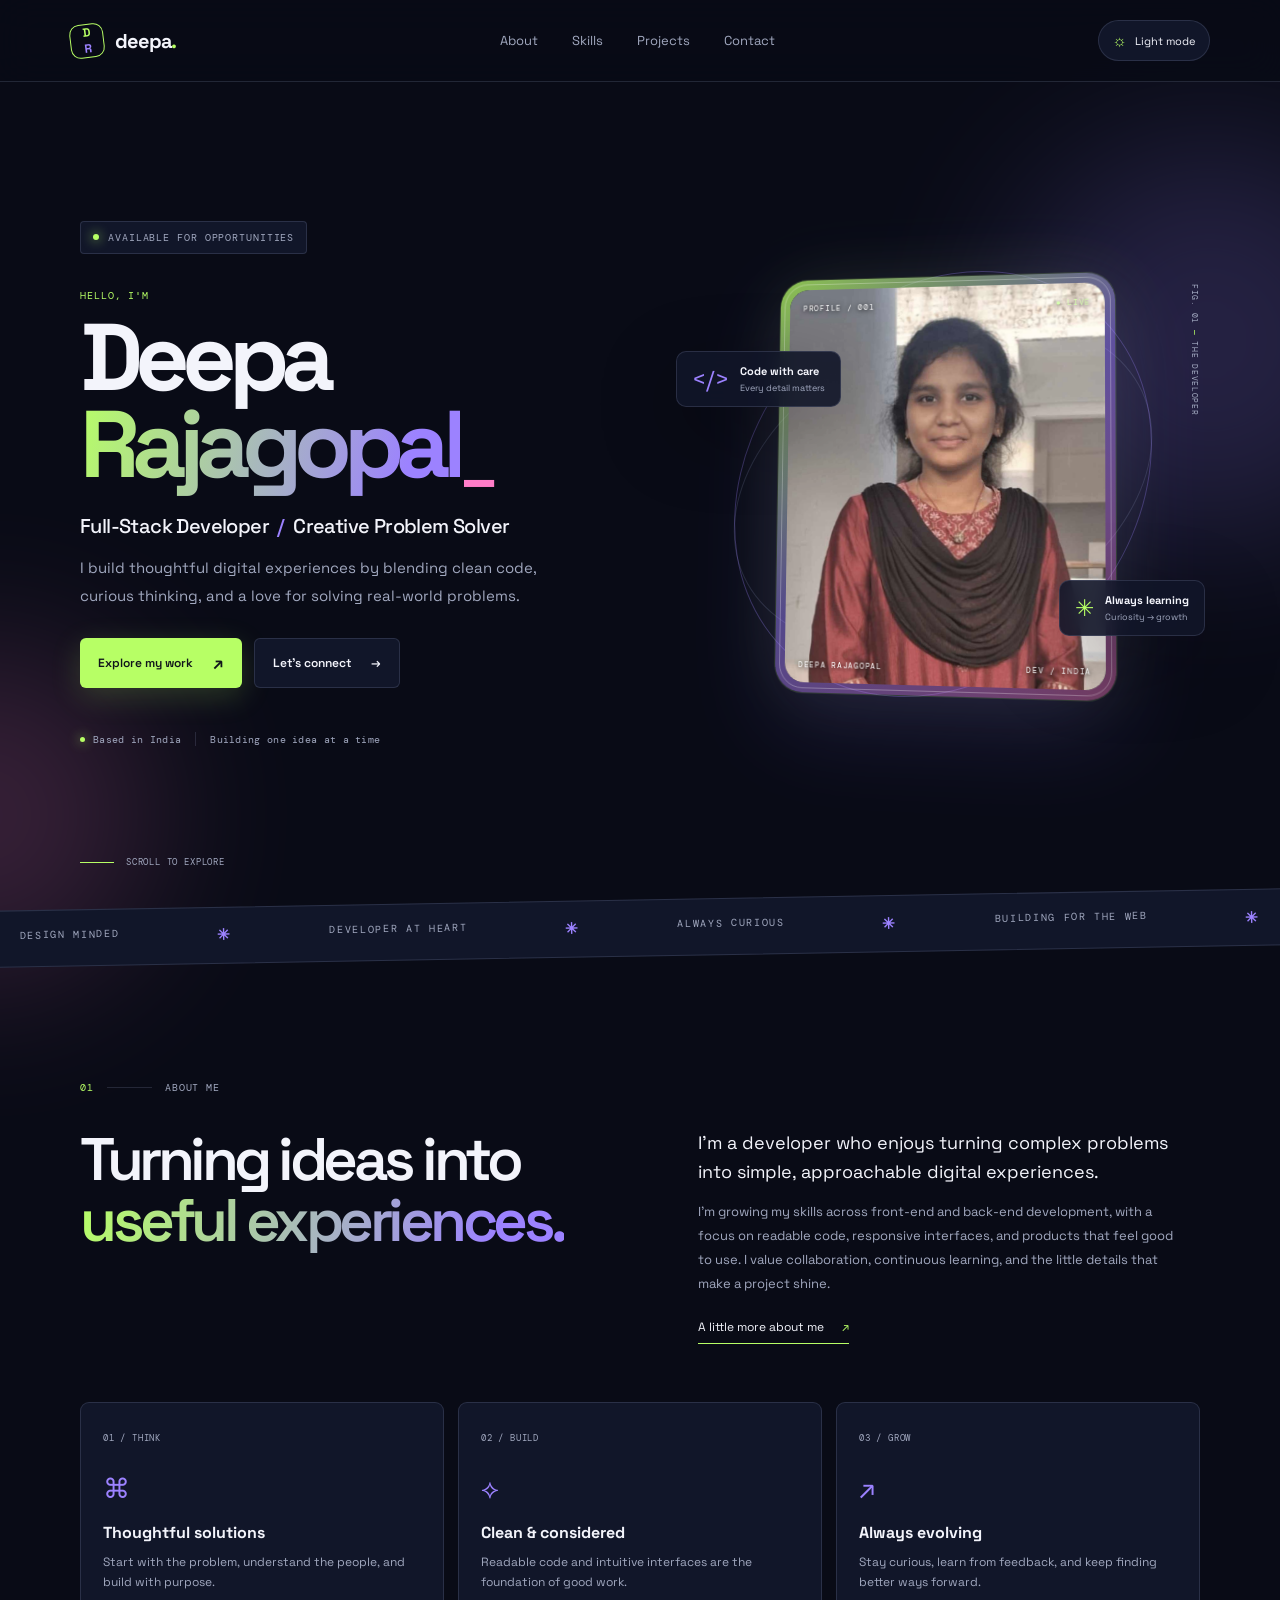
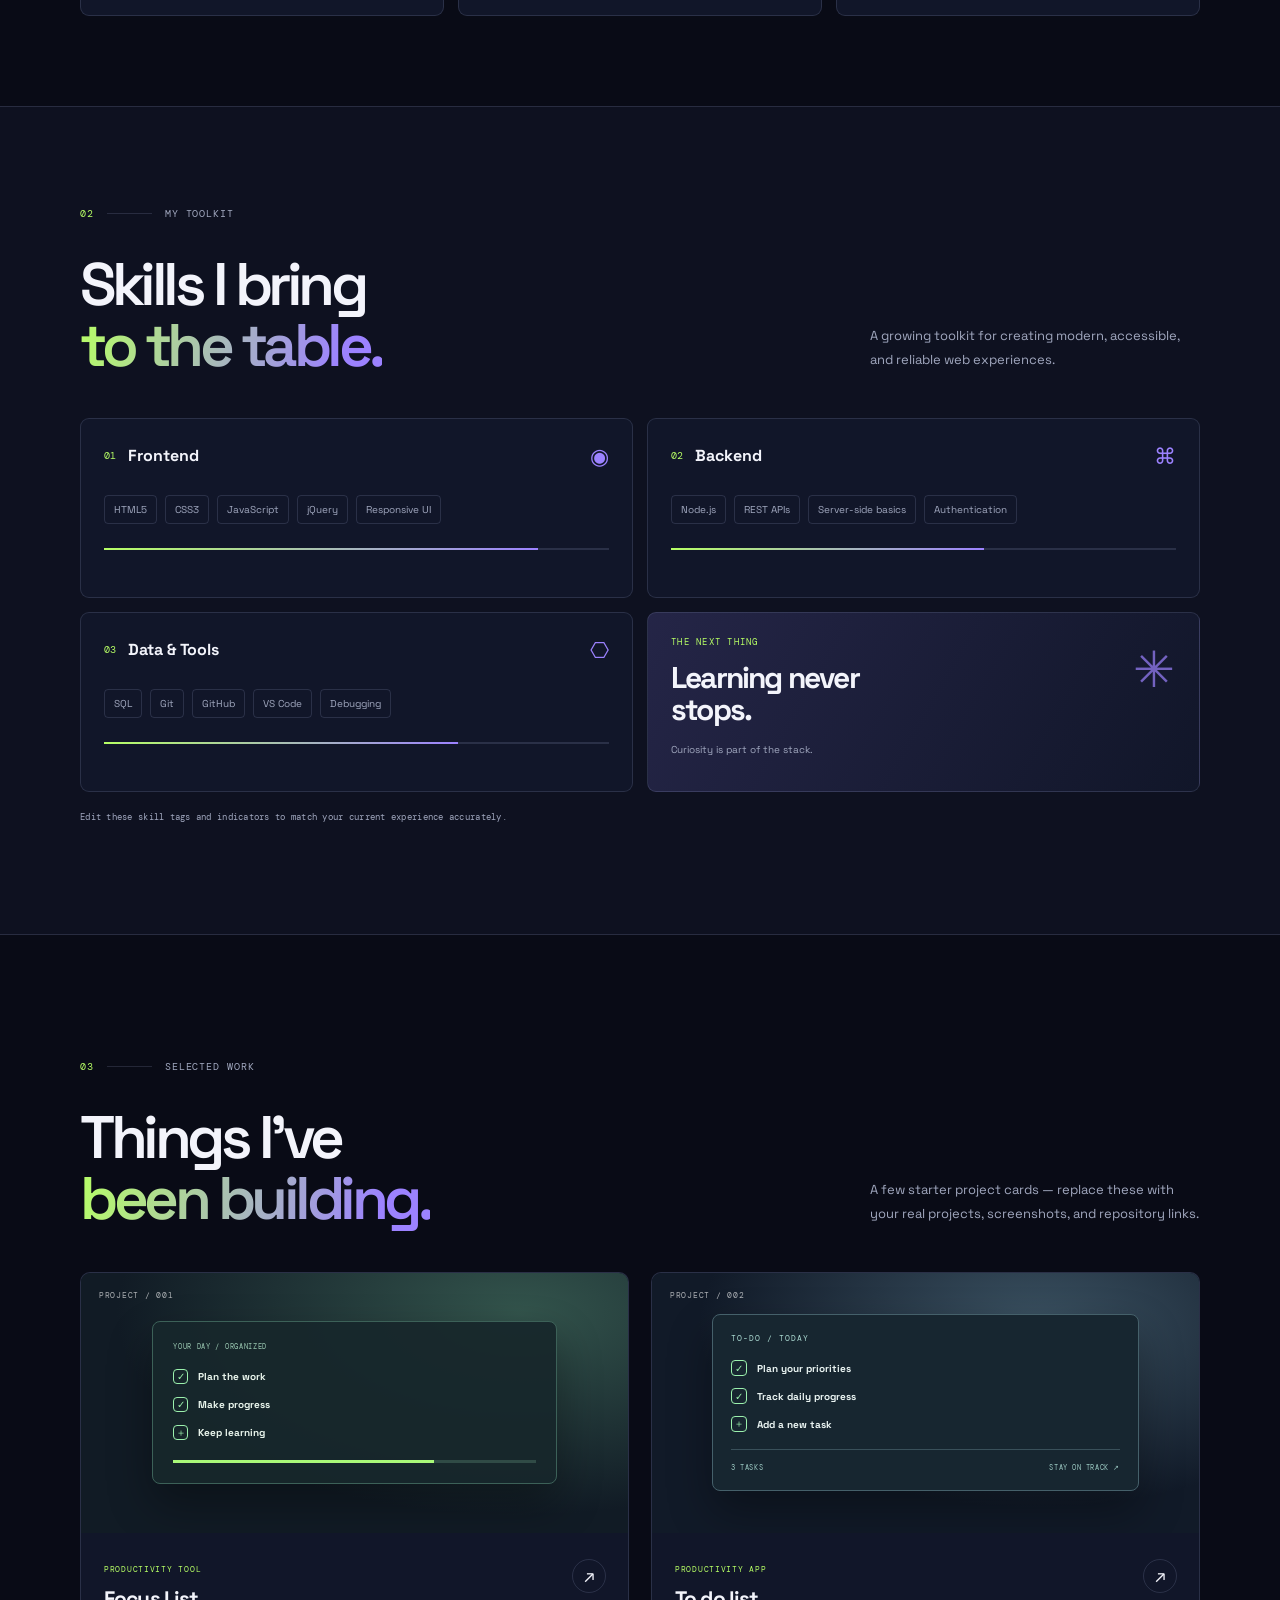
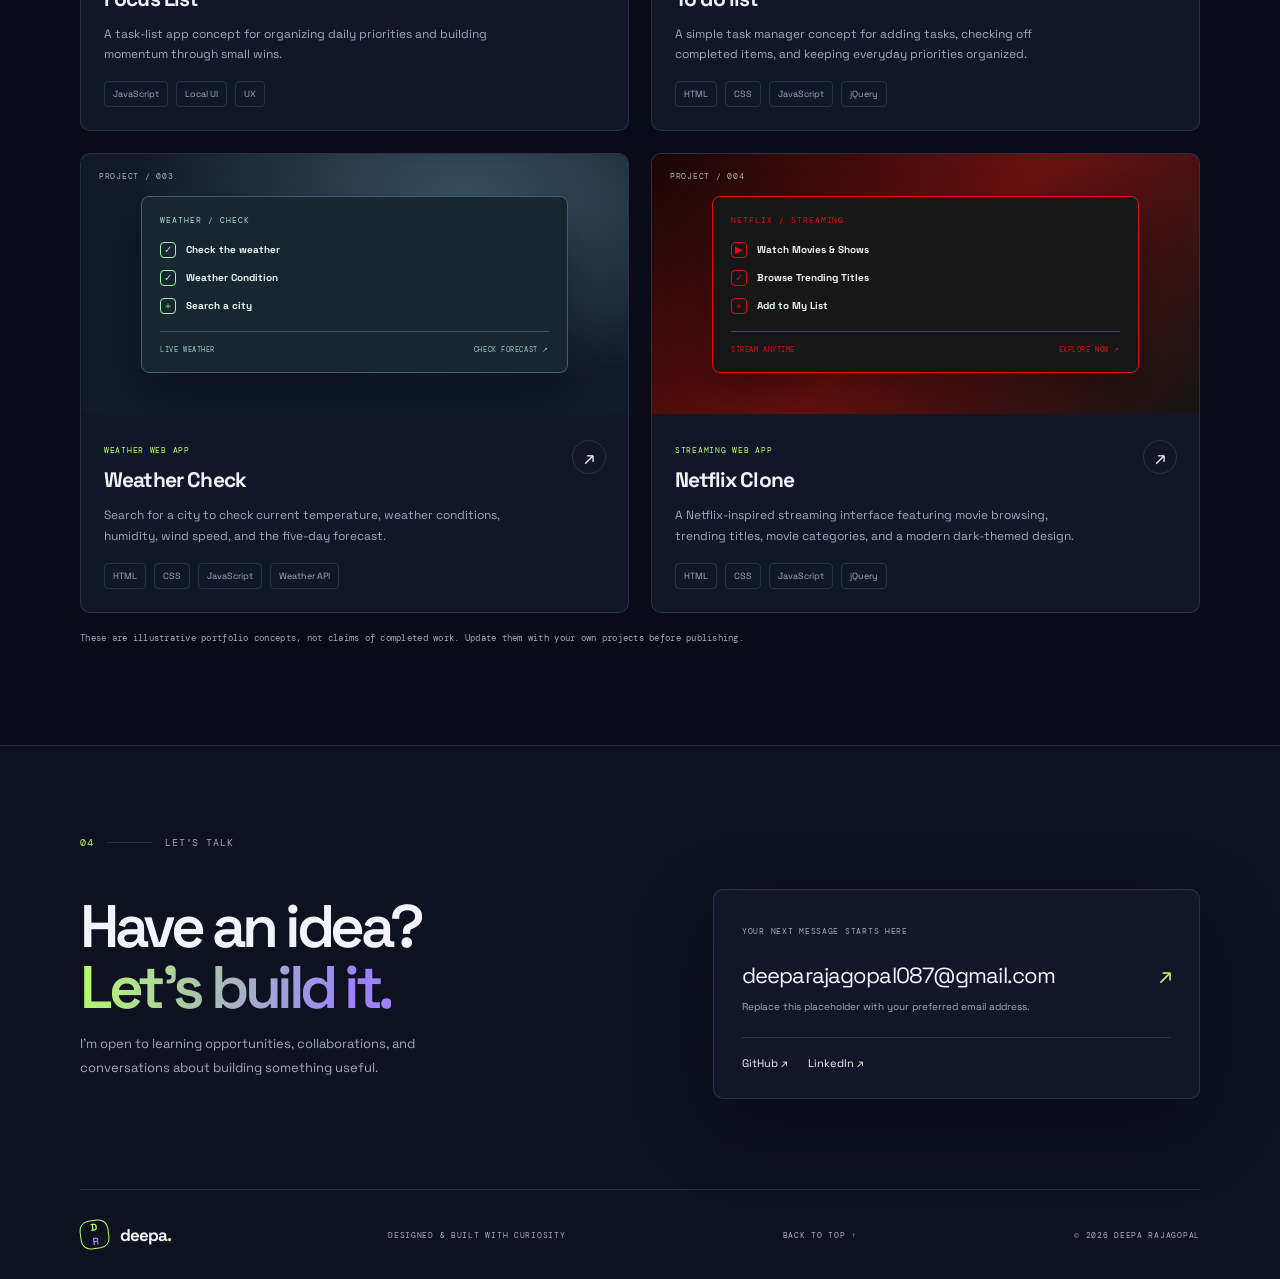
<file: index.html>
<!DOCTYPE html>
<html lang="en" data-theme="dark">
<head>
  <meta charset="UTF-8">
  <meta name="viewport" content="width=device-width, initial-scale=1.0">
  <meta name="theme-color" content="#090b16">
  <meta name="description" content="Deepa Rajagopal — Full-Stack Developer portfolio">
  <title>Deepa Rajagopal | Developer Portfolio</title>
  <link rel="preconnect" href="https://fonts.googleapis.com">
  <link rel="preconnect" href="https://fonts.gstatic.com" crossorigin>
  <link href="https://fonts.googleapis.com/css2?family=DM+Mono:wght@400;500&family=Space+Grotesk:wght@400;500;600;700&display=swap" rel="stylesheet">
  <link rel="stylesheet" href="style.css">
</head>
<body>
  <div class="ambient ambient-one"></div><div class="ambient ambient-two"></div>
  <header class="site-header">
    <a class="brand" href="#home" aria-label="Deepa home"><span class="brand-mark">D<span>R</span></span><span>deepa<span class="brand-dot">.</span></span></a>
    <nav class="nav-links" id="navLinks" aria-label="Main navigation">
      <a href="#about">About</a><a href="#skills">Skills</a><a href="#projects">Projects</a><a href="#contact">Contact</a>
    </nav>
    <div class="header-actions">
      <button class="theme-toggle" id="themeToggle" aria-label="Switch to light theme" title="Toggle light/dark mode"><span class="theme-icon">☼</span><span class="theme-label">Light mode</span></button>
      <button class="menu-toggle" id="menuToggle" aria-label="Open navigation" aria-expanded="false"><span></span><span></span></button>
    </div>
  </header>

  <main>
    <section class="hero section-shell" id="home">
      <div class="hero-copy reveal">
        <div class="eyebrow"><span class="status-dot"></span> AVAILABLE FOR OPPORTUNITIES</div>
        <p class="hero-kicker">HELLO, I'M</p>
        <h1>Deepa<br><span class="gradient-text">Rajagopal</span><span class="hero-cursor">_</span></h1>
        <h2 class="hero-role">Full-Stack Developer <span class="role-slash">/</span> Creative Problem Solver</h2>
        <p class="hero-description">I build thoughtful digital experiences by blending clean code, curious thinking, and a love for solving real-world problems.</p>
        <div class="hero-actions"><a class="button button-primary" href="#projects">Explore my work <span>↗</span></a><a class="button button-ghost" href="#contact">Let's connect <span>→</span></a></div>
        <div class="hero-meta"><span><i></i> Based in India</span><span class="meta-divider"></span><span>Building one idea at a time</span></div>
      </div>
      <div class="hero-visual reveal">
        <div class="orbit orbit-one"></div><div class="orbit orbit-two"></div>
        <div class="photo-frame">
          <div class="photo-topline"><span>PROFILE / 001</span><span class="live-mark">● LIVE</span></div>
          <img src="assets/deepa-profile.jpeg" alt="Portrait of Deepa Rajagopal" class="profile-photo">
          <div class="photo-bottomline"><span>DEEPA RAJAGOPAL</span><span>DEV / INDIA</span></div>
        </div>
        <div class="floating-chip chip-code"><span class="chip-symbol">&lt;/&gt;</span><span><b>Code with care</b><small>Every detail matters</small></span></div>
        <div class="floating-chip chip-spark"><span class="spark-icon">✳</span><span><b>Always learning</b><small>Curiosity → growth</small></span></div>
        <div class="visual-index">FIG. 01 <span>—</span> THE DEVELOPER</div>
      </div>
      <a class="scroll-cue" href="#about"><span class="scroll-line"></span> SCROLL TO EXPLORE</a>
    </section>

    <section class="intro-strip" aria-label="Introduction"><div class="strip-track"><span>DESIGN MINDED</span><b>✳</b><span>DEVELOPER AT HEART</span><b>✳</b><span>ALWAYS CURIOUS</span><b>✳</b><span>BUILDING FOR THE WEB</span><b>✳</b></div></section>

    <section class="content-section section-shell" id="about">
      <div class="section-label reveal"><span>01</span><span class="label-rule"></span><span>ABOUT ME</span></div>
      <div class="about-grid">
        <h2 class="section-heading reveal">Turning ideas into<br><span class="gradient-text">useful experiences.</span></h2>
        <div class="about-copy reveal"><p class="lead-copy">I'm a developer who enjoys turning complex problems into simple, approachable digital experiences.</p><p>I’m growing my skills across front-end and back-end development, with a focus on readable code, responsive interfaces, and products that feel good to use. I value collaboration, continuous learning, and the little details that make a project shine.</p><a class="text-link" href="#contact">A little more about me <span>↗</span></a></div>
      </div>
      <div class="value-cards">
        <article class="value-card reveal"><span class="card-number">01 / THINK</span><div class="value-icon">⌘</div><h3>Thoughtful solutions</h3><p>Start with the problem, understand the people, and build with purpose.</p></article>
        <article class="value-card reveal"><span class="card-number">02 / BUILD</span><div class="value-icon">⟡</div><h3>Clean & considered</h3><p>Readable code and intuitive interfaces are the foundation of good work.</p></article>
        <article class="value-card reveal"><span class="card-number">03 / GROW</span><div class="value-icon">↗</div><h3>Always evolving</h3><p>Stay curious, learn from feedback, and keep finding better ways forward.</p></article>
      </div>
    </section>

    <section class="content-section skills-section" id="skills">
      <div class="section-shell">
        <div class="section-label reveal"><span>02</span><span class="label-rule"></span><span>MY TOOLKIT</span></div>
        <div class="skills-heading-row"><h2 class="section-heading reveal">Skills I bring<br><span class="gradient-text">to the table.</span></h2><p class="section-side-copy reveal">A growing toolkit for creating modern, accessible, and reliable web experiences.</p></div>
        <div class="skills-grid">
          <article class="skill-panel reveal"><div class="panel-head"><span>01</span><h3>Frontend</h3><span class="panel-symbol">◉</span></div><div class="skill-tags"><span>HTML5</span><span>CSS3</span><span>JavaScript</span><span>jQuery</span><span>Responsive UI</span></div><div class="skill-meter"><span style="--meter:86%"></span></div></article>
          <article class="skill-panel reveal"><div class="panel-head"><span>02</span><h3>Backend</h3><span class="panel-symbol">⌘</span></div><div class="skill-tags"><span>Node.js</span><span>REST APIs</span><span>Server-side basics</span><span>Authentication</span></div><div class="skill-meter"><span style="--meter:62%"></span></div></article>
          <article class="skill-panel reveal"><div class="panel-head"><span>03</span><h3>Data & Tools</h3><span class="panel-symbol">⎔</span></div><div class="skill-tags"><span>SQL</span><span>Git</span><span>GitHub</span><span>VS Code</span><span>Debugging</span></div><div class="skill-meter"><span style="--meter:70%"></span></div></article>
          <article class="skill-panel skill-panel-note reveal"><span class="note-orbit">✳</span><p>THE NEXT THING</p><h3>Learning never<br>stops.</h3><span class="note-foot">Curiosity is part of the stack.</span></article>
        </div>
        <p class="skills-note">Edit these skill tags and indicators to match your current experience accurately.</p>
      </div>
    </section>

    <section class="content-section section-shell" id="projects">
      <div class="section-label reveal"><span>03</span><span class="label-rule"></span><span>SELECTED WORK</span></div>
      <div class="projects-heading"><h2 class="section-heading reveal">Things I've<br><span class="gradient-text">been building.</span></h2><p class="section-side-copy reveal">A few starter project cards — replace these with your real projects, screenshots, and repository links.</p></div>
      <div class="project-grid">
        <!-- <article class="project-card project-feature reveal"><div class="project-art art-dashboard"><div class="mock-window"><div class="mock-bar"><i></i><i></i><i></i><span>dashboard.ui</span></div><div class="mock-layout"><div class="mock-sidebar"></div><div class="mock-content"><div class="mock-title"></div><div class="mock-stats"><i></i><i></i><i></i></div><div class="mock-chart"><span></span><span></span><span></span><span></span><span></span><span></span><span></span></div></div></div></div><span class="art-label">PROJECT / 001</span></div><div class="project-info"><div><span class="project-type">WEB APPLICATION</span><h3>Smart Dashboard</h3></div><a class="project-link" href="#contact" aria-label="Ask about Smart Dashboard">↗</a><p>A responsive dashboard concept for presenting useful information with clear hierarchy and quick-glance insights.</p><div class="project-tags"><span>HTML</span><span>CSS</span><span>JavaScript</span></div></div></article> -->
        <!-- <article class="project-card reveal"><div class="project-art art-commerce"><div class="commerce-orb orb-a"></div><div class="commerce-orb orb-b"></div><div class="commerce-card"><span>CURATED FINDS</span><strong>Less, but<br>better.</strong><i>↗</i></div><span class="art-label">PROJECT / 002</span></div><div class="project-info"><div><span class="project-type">FRONTEND EXPERIENCE</span><h3>Minimal Storefront</h3></div><a class="project-link" href="#contact" aria-label="Ask about Minimal Storefront">↗</a><p>A clean product browsing experience focused on visual balance, mobile layouts, and simple interactions.</p><div class="project-tags"><span>Responsive</span><span>UI Design</span><span>jQuery</span></div></div></article> -->
        <article class="project-card reveal"><div class="project-art art-task"><div class="task-panel"><span>YOUR DAY / ORGANIZED</span><div class="task-row"><i>✓</i><b>Plan the work</b></div><div class="task-row"><i>✓</i><b>Make progress</b></div><div class="task-row"><i>＋</i><b>Keep learning</b></div><div class="task-progress"><span></span></div></div><span class="art-label">PROJECT / 001</span></div><div class="project-info"><div><span class="project-type">PRODUCTIVITY TOOL</span><h3>Focus List</h3></div><a class="project-link" href="#contact" aria-label="Ask about Focus List">↗</a><p>A task-list app concept for organizing daily priorities and building momentum through small wins.</p><div class="project-tags"><span>JavaScript</span><span>Local UI</span><span>UX</span></div></div></article>
        <article class="project-card reveal"><div class="project-art art-todo"><div class="todo-panel"><span>TO-DO / TODAY</span><div class="todo-row"><i>✓</i><b>Plan your priorities</b></div><div class="todo-row"><i>✓</i><b>Track daily progress</b></div><div class="todo-row"><i>＋</i><b>Add a new task</b></div><div class="todo-footer"><span>3 TASKS</span><span>STAY ON TRACK ↗</span></div></div><span class="art-label">PROJECT / 002</span></div><div class="project-info"><div><span class="project-type">PRODUCTIVITY APP</span><h3>To do list</h3></div><a class="project-link" href="https://todolistsdeepa.netlify.app/" aria-label="Ask about To do list">↗</a><p>A simple task manager concept for adding tasks, checking off completed items, and keeping everyday priorities organized.</p><div class="project-tags"><span>HTML</span><span>CSS</span><span>JavaScript</span><span>jQuery</span></div></div></article>


<article class="project-card reveal">
  <div class="project-art art-todo">
    <div class="todo-panel">
      <span>WEATHER / CHECK</span>
      <div class="todo-row">
        <i>✓</i>
        <b>Check the weather</b>
      </div>
      <div class="todo-row">
        <i>✓</i>
        <b>Weather Condition</b>
      </div>
      <div class="todo-row">
        <i>＋</i>
        <b>Search a city</b>
      </div>
      <div class="todo-footer">
        <span>LIVE WEATHER</span>
        <span>CHECK FORECAST ↗</span>
      </div>
    </div>
    <span class="art-label">PROJECT / 003</span>
  </div>

  <div class="project-info">
    <div>
      <span class="project-type">WEATHER WEB APP</span>
      <h3>Weather Check</h3>
    </div>
    <a class="project-link" href="https://weatherdeepa.netlify.app/"
       aria-label="Open Weather Check">↗</a>

    <p>Search for a city to check current temperature, weather conditions, humidity, wind speed, and the five-day forecast.</p>

    <div class="project-tags">
      <span>HTML</span>
      <span>CSS</span>
      <span>JavaScript</span>
      <span>Weather API</span></div></div>
</article>


<article class="project-card reveal">
  <div class="project-art art-netflix">
    <div class="todo-panel">
      <span>NETFLIX / STREAMING</span>
      <div class="todo-row">
        <i>▶</i>
        <b>Watch Movies & Shows</b>
      </div>
      <div class="todo-row">
        <i>✓</i>
        <b>Browse Trending Titles</b>
      </div>
      <div class="todo-row">
        <i>＋</i>
        <b>Add to My List</b>
      </div>
      <div class="todo-footer">
        <span>STREAM ANYTIME</span>
        <span>EXPLORE NOW ↗</span>
      </div>
    </div>
    <span class="art-label">PROJECT / 004</span>
  </div>

  <div class="project-info">
    <div>
      <span class="project-type">STREAMING WEB APP</span>
      <h3>Netflix Clone</h3>
    </div>
    <a class="project-link"
       href="YOUR_NETFLIX_CLONE_URL"
       target="_blank"
       rel="noopener noreferrer"
       aria-label="Open Netflix Clone">↗</a>

    <p>A Netflix-inspired streaming interface featuring movie browsing, trending titles, movie categories, and a modern dark-themed design.</p>

    <div class="project-tags">
      <span>HTML</span>
      <span>CSS</span>
      <span>JavaScript</span>
      <span>jQuery</span>
    </div>
  </div>
</article>










      </div>
      <p class="project-disclaimer">These are illustrative portfolio concepts, not claims of completed work. Update them with your own projects before publishing.</p>
    </section>

    <section class="contact-section" id="contact"><div class="section-shell contact-inner"><div class="section-label reveal"><span>04</span><span class="label-rule"></span><span>LET'S TALK</span></div><div class="contact-grid"><div class="reveal"><h2 class="section-heading">Have an idea?<br><span class="gradient-text">Let's build it.</span></h2><p class="contact-description">I'm open to learning opportunities, collaborations, and conversations about building something useful.</p></div><div class="contact-card reveal"><span class="contact-card-label">YOUR NEXT MESSAGE STARTS HERE</span><a href="mailto:deeparajagopal087@gmail.com" class="contact-email" id="emailLink">deeparajagopal087@gmail.com<span>↗</span></a><p>Replace this placeholder with your preferred email address.</p><div class="social-links"><a href="https://github.com/" target="_blank" rel="noreferrer">GitHub ↗</a><a href="https://www.linkedin.com/" target="_blank" rel="noreferrer">LinkedIn ↗</a></div></div></div><footer class="site-footer"><a class="brand" href="#home"><span class="brand-mark">D<span>R</span></span><span>deepa<span class="brand-dot">.</span></span></a><span>DESIGNED & BUILT WITH CURIOSITY</span><a href="#home" class="back-top">BACK TO TOP ↑</a><span class="footer-year">© <span id="year"></span> DEEPA RAJAGOPAL</span></footer></div></section>
  </main>
  <script src="https://code.jquery.com/jquery-3.7.1.min.js"></script>
  <script src="script.js"></script>
</body>
</html>
</file>
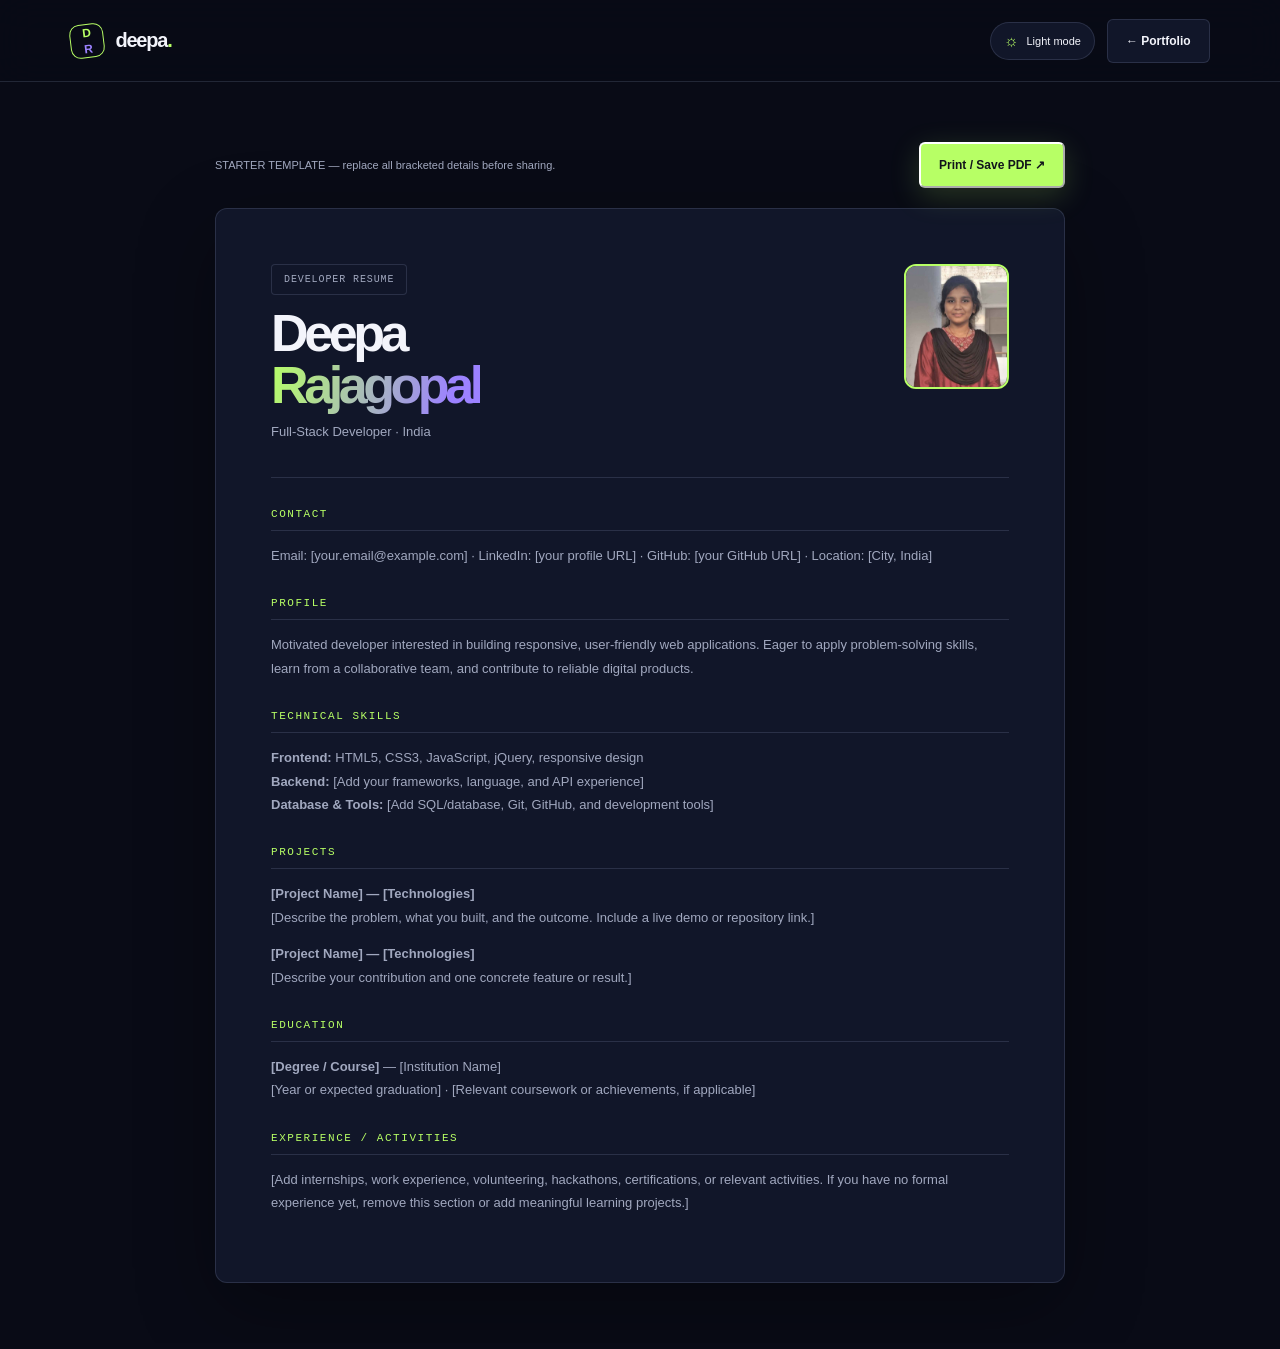
<file: resume.html>
<!DOCTYPE html>
<html lang="en" data-theme="dark">
<head><meta charset="UTF-8"><meta name="viewport" content="width=device-width, initial-scale=1.0"><title>Resume Starter | Deepa Rajagopal</title><link rel="stylesheet" href="style.css"><style>
.resume-wrap{width:min(850px,90%);margin:60px auto}.resume-paper{background:var(--panel);border:1px solid var(--line);border-radius:12px;padding:clamp(25px,5vw,55px);box-shadow:var(--shadow)}.resume-head{display:flex;justify-content:space-between;gap:20px;align-items:start;border-bottom:1px solid var(--line);padding-bottom:25px}.resume-head h1{font-size:clamp(34px,5vw,52px);line-height:1;margin:12px 0}.resume-head p{color:var(--muted);font-size:13px}.resume-section{margin-top:30px}.resume-section h2{font:11px var(--mono);letter-spacing:.14em;color:var(--accent);border-bottom:1px solid var(--line);padding-bottom:10px}.resume-section p,.resume-section li{font-size:13px;color:var(--muted);line-height:1.8}.resume-section ul{padding-left:18px}.resume-tools{display:flex;justify-content:space-between;align-items:center;margin-bottom:20px;gap:15px}.resume-note{font-size:11px;color:var(--muted)}@media print{body{background:#fff;color:#111}.site-header,.resume-tools{display:none!important}.resume-wrap{width:100%;margin:0}.resume-paper{box-shadow:none;border:0;background:white;color:#111}.resume-section p,.resume-section li,.resume-head p{color:#333}.resume-section h2{color:#333}}
</style></head>
<body><header class="site-header"><a class="brand" href="index.html"><span class="brand-mark">D<span>R</span></span><span>deepa<span class="brand-dot">.</span></span></a><div class="header-actions"><button class="theme-toggle" id="themeToggle"><span class="theme-icon">☼</span><span class="theme-label">Light mode</span></button><a class="button button-ghost" href="index.html">← Portfolio</a></div></header>
<main class="resume-wrap"><div class="resume-tools"><span class="resume-note">STARTER TEMPLATE — replace all bracketed details before sharing.</span><button class="button button-primary" onclick="window.print()">Print / Save PDF ↗</button></div>
<article class="resume-paper"><div class="resume-head"><div><div class="eyebrow">DEVELOPER RESUME</div><h1>Deepa<br><span class="gradient-text">Rajagopal</span></h1><p>Full-Stack Developer · India</p></div><img src="assets/deepa-profile.jpeg" alt="Deepa Rajagopal" style="width:105px;height:125px;object-fit:cover;object-position:center 25%;border-radius:12px;border:2px solid var(--accent)"></div>
<section class="resume-section"><h2>CONTACT</h2><p>Email: [your.email@example.com] · LinkedIn: [your profile URL] · GitHub: [your GitHub URL] · Location: [City, India]</p></section>
<section class="resume-section"><h2>PROFILE</h2><p>Motivated developer interested in building responsive, user-friendly web applications. Eager to apply problem-solving skills, learn from a collaborative team, and contribute to reliable digital products.</p></section>
<section class="resume-section"><h2>TECHNICAL SKILLS</h2><p><b>Frontend:</b> HTML5, CSS3, JavaScript, jQuery, responsive design<br><b>Backend:</b> [Add your frameworks, language, and API experience]<br><b>Database & Tools:</b> [Add SQL/database, Git, GitHub, and development tools]</p></section>
<section class="resume-section"><h2>PROJECTS</h2><p><b>[Project Name] — [Technologies]</b><br>[Describe the problem, what you built, and the outcome. Include a live demo or repository link.]</p><p><b>[Project Name] — [Technologies]</b><br>[Describe your contribution and one concrete feature or result.]</p></section>
<section class="resume-section"><h2>EDUCATION</h2><p><b>[Degree / Course]</b> — [Institution Name]<br>[Year or expected graduation] · [Relevant coursework or achievements, if applicable]</p></section>
<section class="resume-section"><h2>EXPERIENCE / ACTIVITIES</h2><p>[Add internships, work experience, volunteering, hackathons, certifications, or relevant activities. If you have no formal experience yet, remove this section or add meaningful learning projects.]</p></section>
</article></main><script src="https://code.jquery.com/jquery-3.7.1.min.js"></script><script src="script.js"></script></body></html>
</file>
<file: style.css>
/* Deepa Rajagopal — futuristic portfolio */
:root{color-scheme:dark;--bg:#090b16;--bg-soft:#0e1120;--panel:#111629;--panel-2:#151b31;--text:#f3f4fb;--muted:#a1a8bf;--line:rgba(176,187,230,.16);--accent:#b7ff65;--accent-2:#9c82ff;--pink:#ff7dc8;--shadow:0 25px 80px rgba(0,0,0,.32);--header:rgba(9,11,22,.76);--mono:'DM Mono',monospace;--sans:'Space Grotesk',sans-serif}
html[data-theme="light"]{color-scheme:light;--bg:#f5f5fa;--bg-soft:#eceef7;--panel:#fff;--panel-2:#f2f2fa;--text:#171a2b;--muted:#666d84;--line:rgba(45,49,82,.16);--accent:#4d790e;--accent-2:#6b4cde;--pink:#cb3f93;--shadow:0 25px 80px rgba(38,36,75,.12);--header:rgba(245,245,250,.82)}
*{box-sizing:border-box}html{scroll-behavior:smooth;scroll-padding-top:100px}body{margin:0;background:var(--bg);color:var(--text);font-family:var(--sans);overflow-x:hidden;transition:background .35s,color .35s}a{color:inherit;text-decoration:none}button{font:inherit}.ambient{position:absolute;pointer-events:none;filter:blur(80px);opacity:.19;border-radius:50%;z-index:-1}.ambient-one{width:400px;height:400px;top:140px;right:-130px;background:var(--accent-2)}.ambient-two{width:330px;height:330px;top:650px;left:-180px;background:var(--pink)}.site-header{height:82px;padding:0 max(5.5vw,24px);display:flex;align-items:center;justify-content:space-between;position:sticky;top:0;z-index:20;background:var(--header);backdrop-filter:blur(18px);border-bottom:1px solid var(--line)}.brand{display:inline-flex;align-items:center;gap:11px;font-weight:700;font-size:20px;letter-spacing:-.06em}.brand-mark{display:grid;place-items:center;width:34px;height:34px;border:1px solid var(--accent);border-radius:10px;font-size:12px;letter-spacing:-.08em;color:var(--accent);transform:rotate(-7deg)}.brand-mark span{color:var(--accent-2)}.brand-dot{color:var(--accent)}.nav-links{display:flex;gap:34px;font-size:13px;color:var(--muted)}.nav-links a{transition:color .2s}.nav-links a:hover{color:var(--accent)}.header-actions{display:flex;gap:12px;align-items:center}.theme-toggle{display:flex;align-items:center;gap:8px;padding:9px 13px;border:1px solid var(--line);border-radius:999px;background:var(--panel);color:var(--text);font-size:11px;cursor:pointer;transition:transform .2s,border .2s}.theme-toggle:hover{transform:translateY(-2px);border-color:var(--accent)}.theme-icon{font-size:16px;color:var(--accent)}.menu-toggle{display:none;background:none;border:0;padding:8px}.menu-toggle span{display:block;width:22px;height:2px;background:var(--text);margin:5px}.section-shell{width:min(1120px,89%);margin:0 auto}.hero{min-height:calc(100vh - 82px);padding:95px 0 110px;display:grid;grid-template-columns:1.04fr .96fr;align-items:center;gap:50px;position:relative}.eyebrow,.hero-kicker,.section-label,.card-number,.photo-topline,.photo-bottomline,.visual-index,.scroll-cue,.project-type,.art-label,.contact-card-label,.site-footer,.skills-note,.project-disclaimer{font-family:var(--mono);letter-spacing:.09em;font-size:10px}.eyebrow{display:inline-flex;align-items:center;gap:9px;color:var(--muted);border:1px solid var(--line);padding:9px 12px;border-radius:4px;background:var(--panel)}.status-dot,.hero-meta i{display:inline-block;width:6px;height:6px;border-radius:50%;background:var(--accent);box-shadow:0 0 12px var(--accent)}.hero-kicker{margin:35px 0 12px;color:var(--accent)}h1{font-size:clamp(58px,7.4vw,100px);line-height:.92;letter-spacing:-.085em;margin:0;font-weight:700}.gradient-text{background:linear-gradient(105deg,var(--accent) 0%,var(--accent-2) 85%);-webkit-background-clip:text;background-clip:text;color:transparent}.hero-cursor{color:var(--pink);font-size:.65em;animation:blink 1.1s steps(2) infinite}.hero-role{font-size:clamp(15px,1.6vw,20px);font-weight:500;letter-spacing:-.03em;margin:25px 0 15px}.role-slash{color:var(--accent-2);padding:0 4px}.hero-description,.about-copy p,.section-side-copy,.contact-description{color:var(--muted);font-size:15px;line-height:1.85;max-width:490px}.hero-actions{display:flex;flex-wrap:wrap;gap:12px;margin-top:29px}.button{display:inline-flex;align-items:center;gap:20px;padding:14px 18px;border-radius:6px;font-size:12px;font-weight:600;transition:transform .2s,box-shadow .2s}.button:hover{transform:translateY(-3px)}.button-primary{background:var(--accent);color:#11151b;box-shadow:0 8px 30px color-mix(in srgb,var(--accent) 18%,transparent)}.button-primary span{font-size:17px}.button-ghost{border:1px solid var(--line);background:var(--panel);color:var(--text)}.hero-meta{display:flex;gap:14px;align-items:center;margin-top:44px;color:var(--muted);font:10px var(--mono);letter-spacing:.03em}.hero-meta span:first-child{display:flex;gap:8px;align-items:center}.hero-meta i{width:5px;height:5px}.meta-divider{height:14px;width:1px;background:var(--line)}.hero-visual{min-height:475px;display:grid;place-items:center;position:relative;perspective:900px}.photo-frame{width:min(340px,75%);position:relative;padding:10px;background:linear-gradient(140deg,rgba(183,255,101,.75),rgba(156,130,255,.5),rgba(255,125,200,.45));border-radius:28px;box-shadow:0 0 0 1px rgba(183,255,101,.14),0 30px 90px rgba(115,88,220,.18),0 0 75px rgba(183,255,101,.09);transform:rotateY(-7deg) rotateX(3deg);animation:float 6s ease-in-out infinite;z-index:2}.photo-frame:before{content:"";position:absolute;inset:4px;border:1px solid rgba(255,255,255,.28);border-radius:24px;pointer-events:none;z-index:3}.profile-photo{display:block;width:100%;height:400px;object-fit:cover;object-position:center 26%;border-radius:20px;filter:saturate(.88);background:var(--panel)}.photo-topline,.photo-bottomline{position:absolute;left:24px;right:24px;z-index:4;display:flex;justify-content:space-between;color:#fff;font-size:8px;text-shadow:0 1px 5px #000}.photo-topline{top:24px}.photo-bottomline{bottom:23px}.live-mark{color:#d5ffad}.orbit{position:absolute;border:1px solid var(--line);border-radius:50%;transform:rotate(-25deg)}.orbit-one{width:440px;height:300px}.orbit-two{width:380px;height:460px;transform:rotate(42deg);border-color:color-mix(in srgb,var(--accent-2) 30%,transparent)}.floating-chip{position:absolute;display:flex;align-items:center;gap:11px;background:color-mix(in srgb,var(--panel) 90%,transparent);border:1px solid var(--line);padding:12px 15px;border-radius:10px;box-shadow:var(--shadow);backdrop-filter:blur(10px);z-index:4;animation:float 5s ease-in-out infinite}.floating-chip b{display:block;font-size:11px}.floating-chip small{display:block;font-size:9px;color:var(--muted);margin-top:4px}.chip-code{left:-2%;top:22%;animation-delay:-1s}.chip-spark{right:-1%;bottom:18%;animation-delay:-2.5s}.chip-symbol,.spark-icon{font-size:23px;color:var(--accent-2)}.spark-icon{color:var(--accent)}.visual-index{position:absolute;right:0;top:8%;color:var(--muted);font-size:8px;writing-mode:vertical-rl}.visual-index span{color:var(--accent)}.scroll-cue{position:absolute;bottom:32px;left:0;display:flex;align-items:center;gap:12px;color:var(--muted);font-size:9px}.scroll-line{width:34px;height:1px;background:var(--accent)}.intro-strip{overflow:hidden;border-top:1px solid var(--line);border-bottom:1px solid var(--line);background:var(--panel);transform:rotate(-1deg) scale(1.02);padding:17px 0}.strip-track{display:flex;justify-content:space-around;gap:32px;white-space:nowrap;font:10px var(--mono);letter-spacing:.15em;color:var(--muted)}.strip-track b{color:var(--accent-2);font-size:15px}.content-section{padding-top:125px;padding-bottom:90px}.section-label{display:flex;align-items:center;gap:13px;color:var(--muted);font-size:10px}.section-label>span:first-child{color:var(--accent)}.label-rule{width:45px;height:1px;background:var(--line)}.about-grid{display:grid;grid-template-columns:1fr .9fr;gap:60px;align-items:start;margin-top:35px}.section-heading{font-size:clamp(38px,5vw,60px);letter-spacing:-.075em;line-height:1.02;margin:0;font-weight:600}.about-copy .lead-copy{font-size:18px;color:var(--text);line-height:1.6;margin:0 0 12px}.about-copy p{font-size:13px}.text-link{display:inline-flex;gap:18px;align-items:center;margin-top:10px;font-size:12px;border-bottom:1px solid var(--accent);padding-bottom:8px}.text-link span{color:var(--accent)}.value-cards{display:grid;grid-template-columns:repeat(3,1fr);gap:14px;margin-top:58px}.value-card{min-height:210px;border:1px solid var(--line);background:var(--panel);padding:22px;border-radius:9px;transition:transform .3s,border-color .3s}.value-card:hover,.skill-panel:hover{transform:translateY(-5px);border-color:color-mix(in srgb,var(--accent) 55%,var(--line))}.card-number{font-size:9px;color:var(--muted)}.value-icon{font-size:27px;color:var(--accent-2);margin:25px 0 16px}.value-card h3{font-size:16px;margin:0 0 9px}.value-card p{font-size:12px;line-height:1.7;color:var(--muted);margin:0}.skills-section{background:var(--bg-soft);border-top:1px solid var(--line);border-bottom:1px solid var(--line);padding:100px 0}.skills-heading-row,.projects-heading{display:flex;align-items:end;justify-content:space-between;gap:35px;margin:34px 0 42px}.section-side-copy{max-width:330px;font-size:13px;margin:0 0 4px}.skills-grid{display:grid;grid-template-columns:repeat(2,1fr);gap:14px}.skill-panel{background:var(--panel);border:1px solid var(--line);border-radius:9px;padding:23px;min-height:180px;transition:transform .3s,border-color .3s}.panel-head{display:flex;align-items:center;gap:12px}.panel-head>span:first-child{font:10px var(--mono);color:var(--accent)}.panel-head h3{font-size:16px;margin:0}.panel-symbol{margin-left:auto;color:var(--accent-2);font-size:22px}.skill-tags,.project-tags{display:flex;flex-wrap:wrap;gap:8px;margin-top:25px}.skill-tags span,.project-tags span{border:1px solid var(--line);border-radius:4px;padding:7px 9px;color:var(--muted);font-size:10px}.skill-meter{height:2px;background:var(--line);margin-top:24px;overflow:hidden}.skill-meter span{display:block;width:var(--meter);height:100%;background:linear-gradient(90deg,var(--accent),var(--accent-2));transform-origin:left;animation:meterIn 1.5s ease both}.skill-panel-note{position:relative;overflow:hidden;background:linear-gradient(120deg,color-mix(in srgb,var(--accent-2) 14%,var(--panel)),var(--panel))}.skill-panel-note p{font:9px var(--mono);letter-spacing:.14em;color:var(--accent);margin:0 0 14px}.skill-panel-note h3{font-size:30px;line-height:1.08;letter-spacing:-.06em;margin:0}.note-foot{display:block;font-size:10px;color:var(--muted);margin-top:16px}.note-orbit{position:absolute;right:24px;top:25px;font-size:50px;color:var(--accent-2);opacity:.7}.skills-note,.project-disclaimer{font-size:9px;line-height:1.7;color:var(--muted);margin-top:18px;letter-spacing:.03em}.projects-heading{margin-bottom:42px}.project-grid{display:grid;grid-template-columns:repeat(2,1fr);gap:22px}.project-card{border:1px solid var(--line);background:var(--panel);border-radius:10px;overflow:hidden;transition:transform .3s,border-color .3s}.project-card:hover{transform:translateY(-5px);border-color:color-mix(in srgb,var(--accent-2) 60%,var(--line))}.project-feature{grid-column:span 2;display:grid;grid-template-columns:1.05fr .95fr}.project-art{height:260px;position:relative;overflow:hidden;background:#11152a;display:grid;place-items:center}.project-feature .project-art{height:100%;min-height:310px}.art-label{position:absolute;top:17px;left:18px;color:rgba(255,255,255,.65);font-size:8px}.art-dashboard{background:radial-gradient(ellipse at 70% 30%,#40316e,#13182d 55%,#0a0d1b)}.mock-window{width:78%;height:68%;border:1px solid #7773a5;border-radius:8px;background:#15192b;box-shadow:0 25px 50px #0006;transform:rotateY(-8deg) rotateX(4deg);overflow:hidden}.mock-bar{height:25px;background:#22263c;display:flex;align-items:center;gap:4px;padding:0 9px}.mock-bar i{width:5px;height:5px;border-radius:50%;background:#b7ff65}.mock-bar i:nth-child(2){background:#9c82ff}.mock-bar i:nth-child(3){background:#ff7dc8}.mock-bar span{font:7px var(--mono);color:#9ba1c1;margin-left:8px}.mock-layout{display:flex;height:calc(100% - 25px)}.mock-sidebar{width:20%;background:#1a1e34;border-right:1px solid #343650}.mock-content{flex:1;padding:15px}.mock-title{height:8px;width:42%;background:#e5e6ff;border-radius:5px;margin-bottom:13px}.mock-stats{display:flex;gap:6px}.mock-stats i{height:35px;flex:1;background:linear-gradient(140deg,#39345d,#272b46);border:1px solid #474568;border-radius:4px}.mock-chart{height:75px;display:flex;align-items:end;gap:6px;margin-top:12px;border-bottom:1px solid #393c57}.mock-chart span{flex:1;height:35%;background:#a8f66c;border-radius:3px 3px 0 0;opacity:.8}.mock-chart span:nth-child(2){height:65%}.mock-chart span:nth-child(3){height:48%;background:#a08aff}.mock-chart span:nth-child(4){height:80%}.mock-chart span:nth-child(5){height:60%;background:#a08aff}.mock-chart span:nth-child(6){height:93%}.mock-chart span:nth-child(7){height:73%}.art-commerce{background:radial-gradient(ellipse at 30% 20%,#54447e,#211932 50%,#101020)}.commerce-orb{position:absolute;border-radius:50%;filter:blur(1px)}.orb-a{width:180px;height:180px;background:linear-gradient(135deg,#f9a2d2,#a183ff);left:13%;top:14%;opacity:.85}.orb-b{width:110px;height:110px;background:linear-gradient(130deg,#c5ff7d,#5f75cb);right:13%;bottom:8%;opacity:.8}.commerce-card{z-index:1;width:180px;height:155px;padding:20px;background:#f1eaf7e8;color:#282039;border-radius:4px;box-shadow:0 20px 50px #0005;transform:rotate(-7deg);display:flex;flex-direction:column;justify-content:space-between}.commerce-card span{font:7px var(--mono);letter-spacing:.1em}.commerce-card strong{font-size:28px;line-height:.95;letter-spacing:-.06em}.commerce-card i{align-self:end;font-size:18px;font-style:normal}
.art-todo{background:radial-gradient(ellipse at 70% 20%,#3b5262,#111a28 62%)}.todo-panel{width:78%;padding:18px;background:#172630;border:1px solid #45606a;border-radius:8px;box-shadow:0 20px 45px #0005}.todo-panel>span{display:block;color:#a9d7cf;font:8px var(--mono);letter-spacing:.12em;margin-bottom:17px}.todo-row{display:flex;align-items:center;gap:10px;margin:12px 0;color:#eaf4f2;font-size:10px}.todo-row i{font-style:normal;display:grid;place-items:center;width:16px;height:16px;border:1px solid #9bf1ad;border-radius:4px;color:#9bf1ad}.todo-row:last-of-type i{border-color:#8b9d98;color:#8b9d98}.todo-footer{display:flex;justify-content:space-between;gap:8px;border-top:1px solid #39505a;padding-top:13px;margin-top:17px;color:#9bc9c2;font:7px var(--mono);letter-spacing:.08em}
.art-task{background:radial-gradient(ellipse at 80% 15%,#33544c,#111b25 65%)}.task-panel{width:74%;padding:20px;background:#17272beF;border:1px solid #3c6158;border-radius:8px;box-shadow:0 20px 45px #0005}.task-panel>span{display:block;color:#9bc9b2;font:7px var(--mono);margin-bottom:18px;letter-spacing:.1em}.task-row{display:flex;align-items:center;gap:10px;margin:13px 0;color:#e9f5ec;font-size:10px}.task-row i{font-style:normal;display:grid;place-items:center;width:15px;height:15px;border:1px solid #9bf1ad;border-radius:4px;color:#9bf1ad}.task-row:last-of-type i{border-color:#8b9d98;color:#8b9d98}.task-progress{height:3px;background:#304b46;margin-top:20px}.task-progress span{display:block;width:72%;height:100%;background:#a9f879}.project-info{padding:23px;position:relative}.project-type{color:var(--accent);font-size:8px}.project-info h3{font-size:21px;letter-spacing:-.04em;margin:8px 0 0}.project-link{position:absolute;right:22px;top:26px;display:grid;place-items:center;width:34px;height:34px;border:1px solid var(--line);border-radius:50%;font-size:18px;transition:background .2s}.project-link:hover{background:var(--accent);color:#111}.project-info p{font-size:12px;color:var(--muted);line-height:1.7;max-width:420px}.project-tags{margin-top:17px}.project-tags span{font-size:9px;padding:6px 8px}.contact-section{background:var(--bg-soft);border-top:1px solid var(--line);padding-top:90px}.contact-grid{display:grid;grid-template-columns:1fr .85fr;gap:60px;align-items:center;padding:40px 0 90px}.contact-description{max-width:390px;font-size:13px}.contact-card{padding:28px;border:1px solid var(--line);border-radius:10px;background:var(--panel);box-shadow:var(--shadow)}.contact-card-label{font-size:8px;color:var(--muted)}.contact-email{display:flex;align-items:center;justify-content:space-between;gap:12px;font-size:clamp(15px,2vw,22px);letter-spacing:-.04em;margin-top:22px;overflow-wrap:anywhere}.contact-email span{color:var(--accent)}.contact-card p{font-size:10px;color:var(--muted);line-height:1.6}.social-links{display:flex;gap:20px;border-top:1px solid var(--line);padding-top:18px;margin-top:22px;font-size:11px}.social-links a:hover{color:var(--accent)}.site-footer{border-top:1px solid var(--line);min-height:90px;display:flex;align-items:center;justify-content:space-between;gap:20px;color:var(--muted);font-size:8px}.site-footer .brand{color:var(--text);font:700 17px var(--sans);letter-spacing:-.06em}.site-footer .brand-mark{width:29px;height:29px;font-size:10px}.back-top:hover{color:var(--accent)}.reveal{opacity:0;transform:translateY(22px);transition:opacity .7s ease,transform .7s cubic-bezier(.2,.7,.2,1)}.reveal.is-visible{opacity:1;transform:translateY(0)}@keyframes float{0%,100%{translate:0 0}50%{translate:0 -10px}}@keyframes blink{50%{opacity:0}}@keyframes meterIn{from{transform:scaleX(0)}to{transform:scaleX(1)}}
@media(max-width:850px){.site-header{padding:0 5.5%;height:72px}.nav-links{gap:18px}.theme-label{display:none}.hero{min-height:auto;padding-top:75px;grid-template-columns:1fr .8fr;gap:25px}.hero-visual{min-height:400px}.profile-photo{height:340px}.photo-frame{width:min(300px,85%)}.orbit-one{width:340px;height:250px}.orbit-two{height:380px;width:320px}.floating-chip{padding:9px 10px}.chip-code{left:-8%}.chip-spark{right:-7%}.value-cards{gap:10px}.value-card{padding:16px}.project-feature{grid-template-columns:1fr}.project-feature .project-art{min-height:260px}.project-feature .project-info{min-height:220px}.contact-grid{gap:30px}}
@media(max-width:620px){.site-header{height:68px}.nav-links{display:none;position:absolute;top:67px;left:0;right:0;background:var(--panel);border-bottom:1px solid var(--line);padding:22px 6%;flex-direction:column;gap:20px}.nav-links.open{display:flex}.menu-toggle{display:block}.theme-toggle{padding:8px 10px}.hero{display:flex;flex-direction:column;align-items:stretch;padding:60px 0 80px;gap:25px}.hero-copy{position:relative;z-index:2}.hero-kicker{margin-top:28px}.hero-visual{min-height:440px;margin-top:4px}.photo-frame{width:min(300px,72%)}.profile-photo{height:350px}.chip-code{left:0;top:18%}.chip-spark{right:0;bottom:13%}.visual-index{right:2%;top:4%}.scroll-cue{bottom:22px}.section-shell{width:88%}.content-section{padding-top:85px;padding-bottom:70px}.about-grid{grid-template-columns:1fr;gap:22px;margin-top:28px}.section-heading{font-size:clamp(38px,10vw,52px)}.value-cards{grid-template-columns:1fr;margin-top:35px}.value-card{min-height:0}.value-icon{margin:17px 0 10px}.skills-section{padding:75px 0}.skills-heading-row,.projects-heading{display:block;margin:28px 0 30px}.section-side-copy{margin-top:18px}.skills-grid{grid-template-columns:1fr}.skill-panel{min-height:165px}.project-grid{grid-template-columns:1fr}.project-feature{grid-column:auto;display:block}.project-feature .project-art{min-height:245px}.project-feature .project-info{min-height:0}.project-art{height:230px}.contact-section{padding-top:70px}.contact-grid{grid-template-columns:1fr;gap:30px;padding:30px 0 55px}.contact-card{padding:22px}.site-footer{padding:25px 0;display:grid;grid-template-columns:1fr 1fr;gap:20px}.site-footer>span:nth-child(2){text-align:right}.site-footer .footer-year{text-align:right}.intro-strip{padding:14px 0}.strip-track{justify-content:flex-start;gap:22px;animation:marquee 24s linear infinite}.strip-track span{font-size:9px}@keyframes marquee{to{transform:translateX(-25%)}}}
@media(prefers-reduced-motion:reduce){*,*::before,*::after{scroll-behavior:auto!important;animation-duration:.01ms!important;animation-iteration-count:1!important;transition-duration:.01ms!important}.reveal{opacity:1;transform:none}}


.art-netflix {
  background: linear-gradient(135deg, #180606, #681010, #141414);
}
.art-netflix .todo-panel {
  border-color: #e50914;
  background: #171717;
}
.art-netflix .todo-panel > span {
  color: #e50914;
}
.art-netflix .todo-row i {
  border-color: #e50914;
  color: #e50914;
}
.art-netflix .todo-footer {
  color: #e50914;
}
</file>
